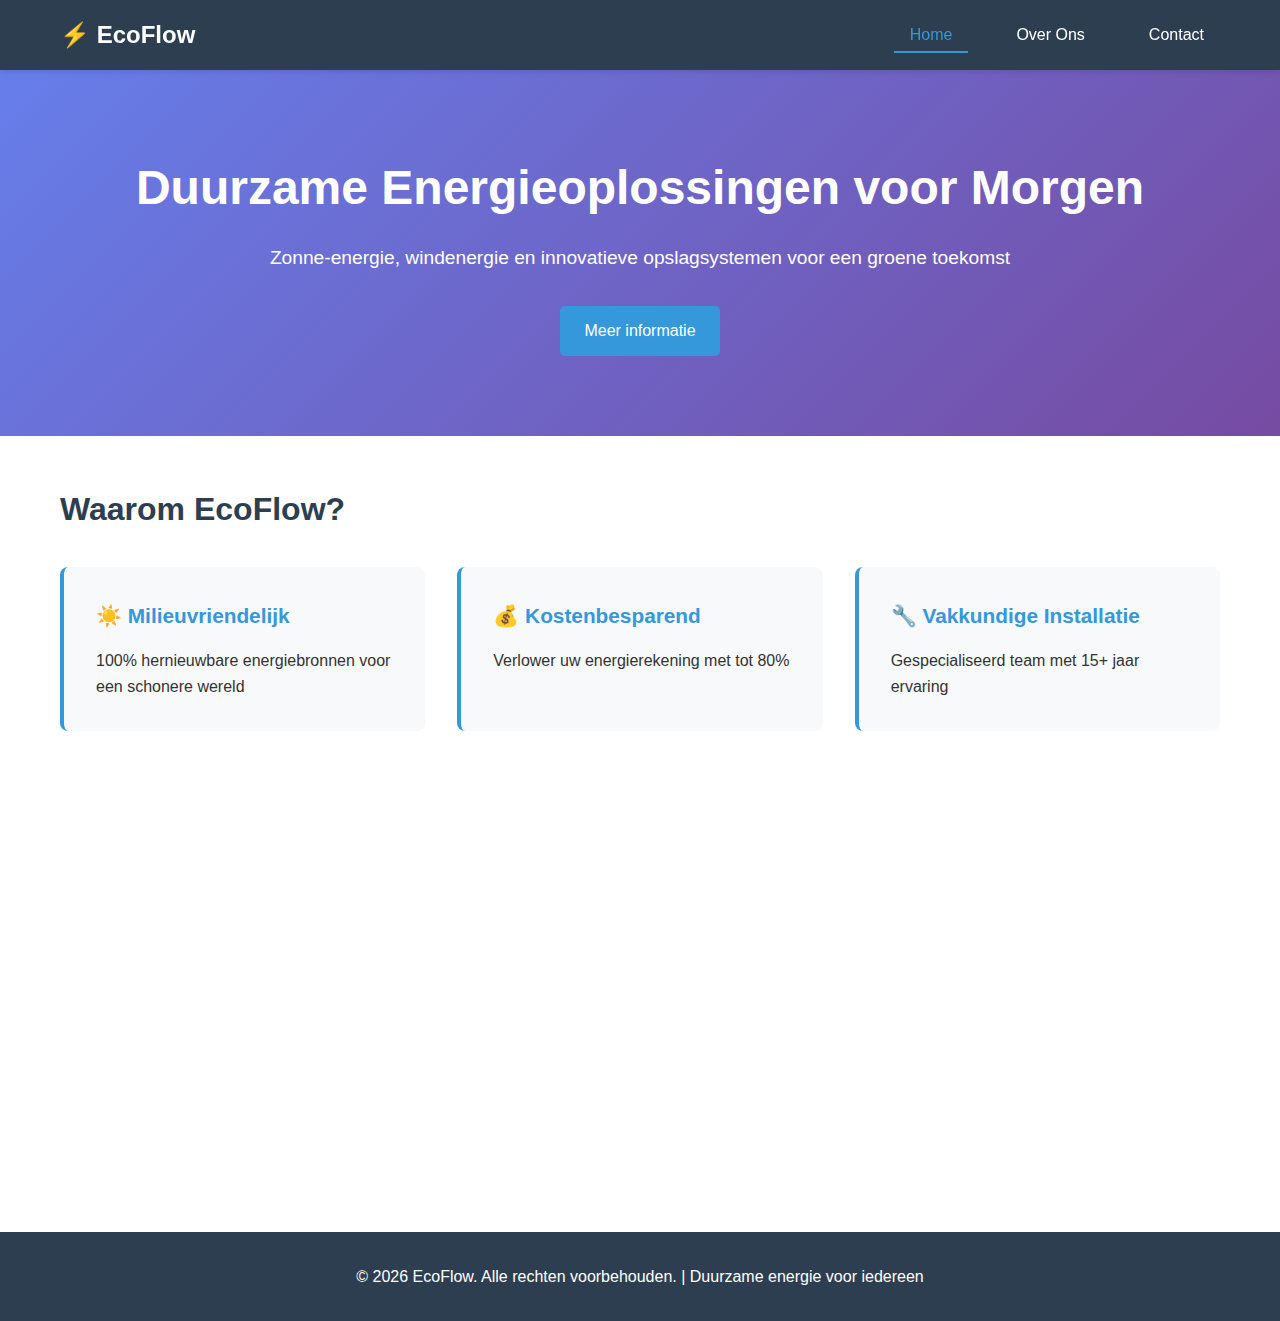
<file: index.html>
<!DOCTYPE html>
<html lang="nl">
<head>
    <meta charset="UTF-8">
    <meta name="viewport" content="width=device-width, initial-scale=1.0">
    <title>Home - EcoFlow</title>
    <link rel="stylesheet" href="style.css">
</head>
<body>
    <nav class="navbar">
        <div class="container">
            <h1 class="logo">⚡ EcoFlow</h1>
            <ul class="nav-links">
                <li><a href="index.html" class="active">Home</a></li>
                <li><a href="about.html">Over Ons</a></li>
                <li><a href="contact.html">Contact</a></li>
            </ul>
        </div>
    </nav>

    <header class="hero">
        <div class="container">
            <h2>Duurzame Energieoplossingen voor Morgen</h2>
            <p>Zonne-energie, windenergie en innovatieve opslagsystemen voor een groene toekomst</p>
            <a href="about.html" class="btn">Meer informatie</a>
        </div>
    </header>

    <main class="container">
        <section class="features">
            <h3>Waarom EcoFlow?</h3>
            <div class="feature-grid">
                <div class="feature-card">
                    <h4>☀️ Milieuvriendelijk</h4>
                    <p>100% hernieuwbare energiebronnen voor een schonere wereld</p>
                </div>
                <div class="feature-card">
                    <h4>💰 Kostenbesparend</h4>
                    <p>Verlower uw energierekening met tot 80%</p>
                </div>
                <div class="feature-card">
                    <h4>🔧 Vakkundige Installatie</h4>
                    <p>Gespecialiseerd team met 15+ jaar ervaring</p>
                </div>
            </div>
        </section>
    </main>

    <footer>
        <div class="container">
            <p>&copy; 2026 EcoFlow. Alle rechten voorbehouden. | Duurzame energie voor iedereen</p>
        </div>
    </footer>
</body>
</html>
</file>
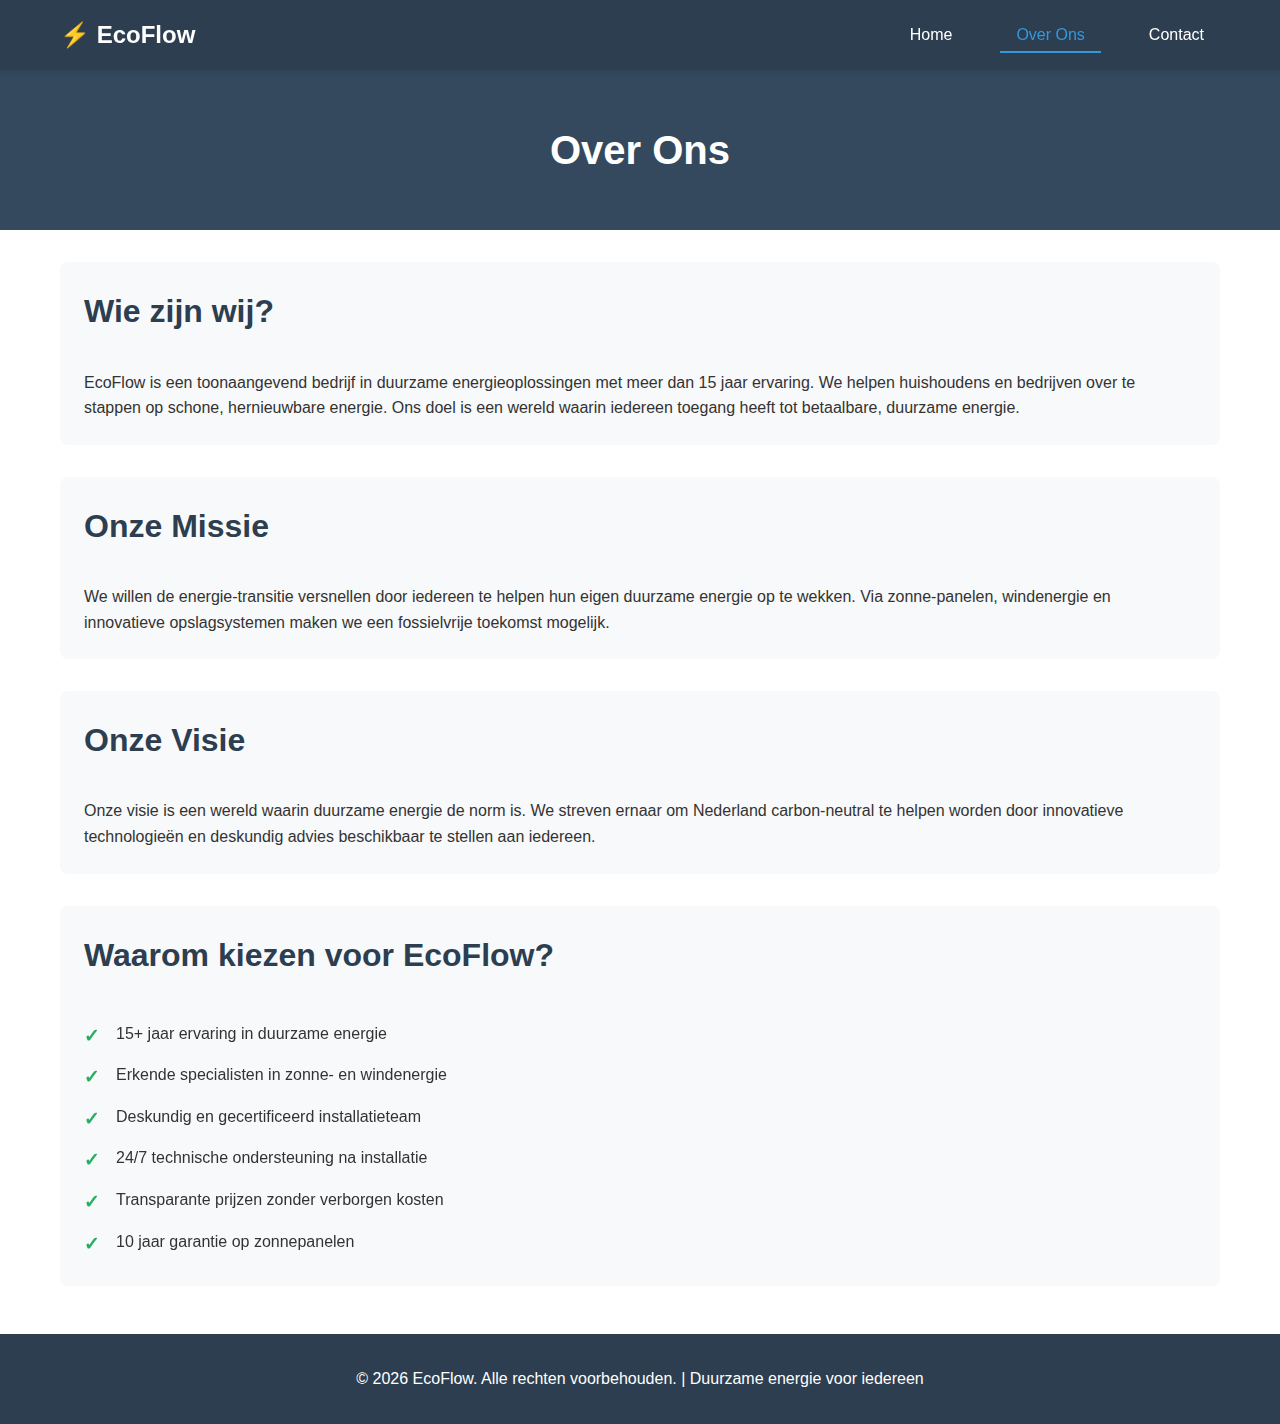
<file: about.html>
<!DOCTYPE html>
<html lang="nl">
<head>
    <meta charset="UTF-8">
    <meta name="viewport" content="width=device-width, initial-scale=1.0">
    <title>Over Ons - EcoFlow</title>
    <link rel="stylesheet" href="style.css">
</head>
<body>
    <nav class="navbar">
        <div class="container">
            <h1 class="logo">⚡ EcoFlow</h1>
            <ul class="nav-links">
                <li><a href="index.html">Home</a></li>
                <li><a href="about.html" class="active">Over Ons</a></li>
                <li><a href="contact.html">Contact</a></li>
            </ul>
        </div>
    </nav>

    <header class="page-header">
        <div class="container">
            <h2>Over Ons</h2>
        </div>
    </header>

    <main class="container">
        <section class="about-section">
            <h3>Wie zijn wij?</h3>
            <p>EcoFlow is een toonaangevend bedrijf in duurzame energieoplossingen met meer dan 15 jaar ervaring. We helpen huishoudens en bedrijven over te stappen op schone, hernieuwbare energie. Ons doel is een wereld waarin iedereen toegang heeft tot betaalbare, duurzame energie.</p>
        </section>

        <section class="about-section">
            <h3>Onze Missie</h3>
            <p>We willen de energie-transitie versnellen door iedereen te helpen hun eigen duurzame energie op te wekken. Via zonne-panelen, windenergie en innovatieve opslagsystemen maken we een fossielvrije toekomst mogelijk.</p>
        </section>

        <section class="about-section">
            <h3>Onze Visie</h3>
            <p>Onze visie is een wereld waarin duurzame energie de norm is. We streven ernaar om Nederland carbon-neutral te helpen worden door innovatieve technologieën en deskundig advies beschikbaar te stellen aan iedereen.</p>
        </section>

        <section class="about-section">
            <h3>Waarom kiezen voor EcoFlow?</h3>
            <ul class="features-list">
                <li>15+ jaar ervaring in duurzame energie</li>
                <li>Erkende specialisten in zonne- en windenergie</li>
                <li>Deskundig en gecertificeerd installatieteam</li>
                <li>24/7 technische ondersteuning na installatie</li>
                <li>Transparante prijzen zonder verborgen kosten</li>
                <li>10 jaar garantie op zonnepanelen</li>
            </ul>
        </section>
    </main>

    <footer>
        <div class="container">
            <p>&copy; 2026 EcoFlow. Alle rechten voorbehouden. | Duurzame energie voor iedereen</p>
        </div>
    </footer>
</body>
</html>
</file>
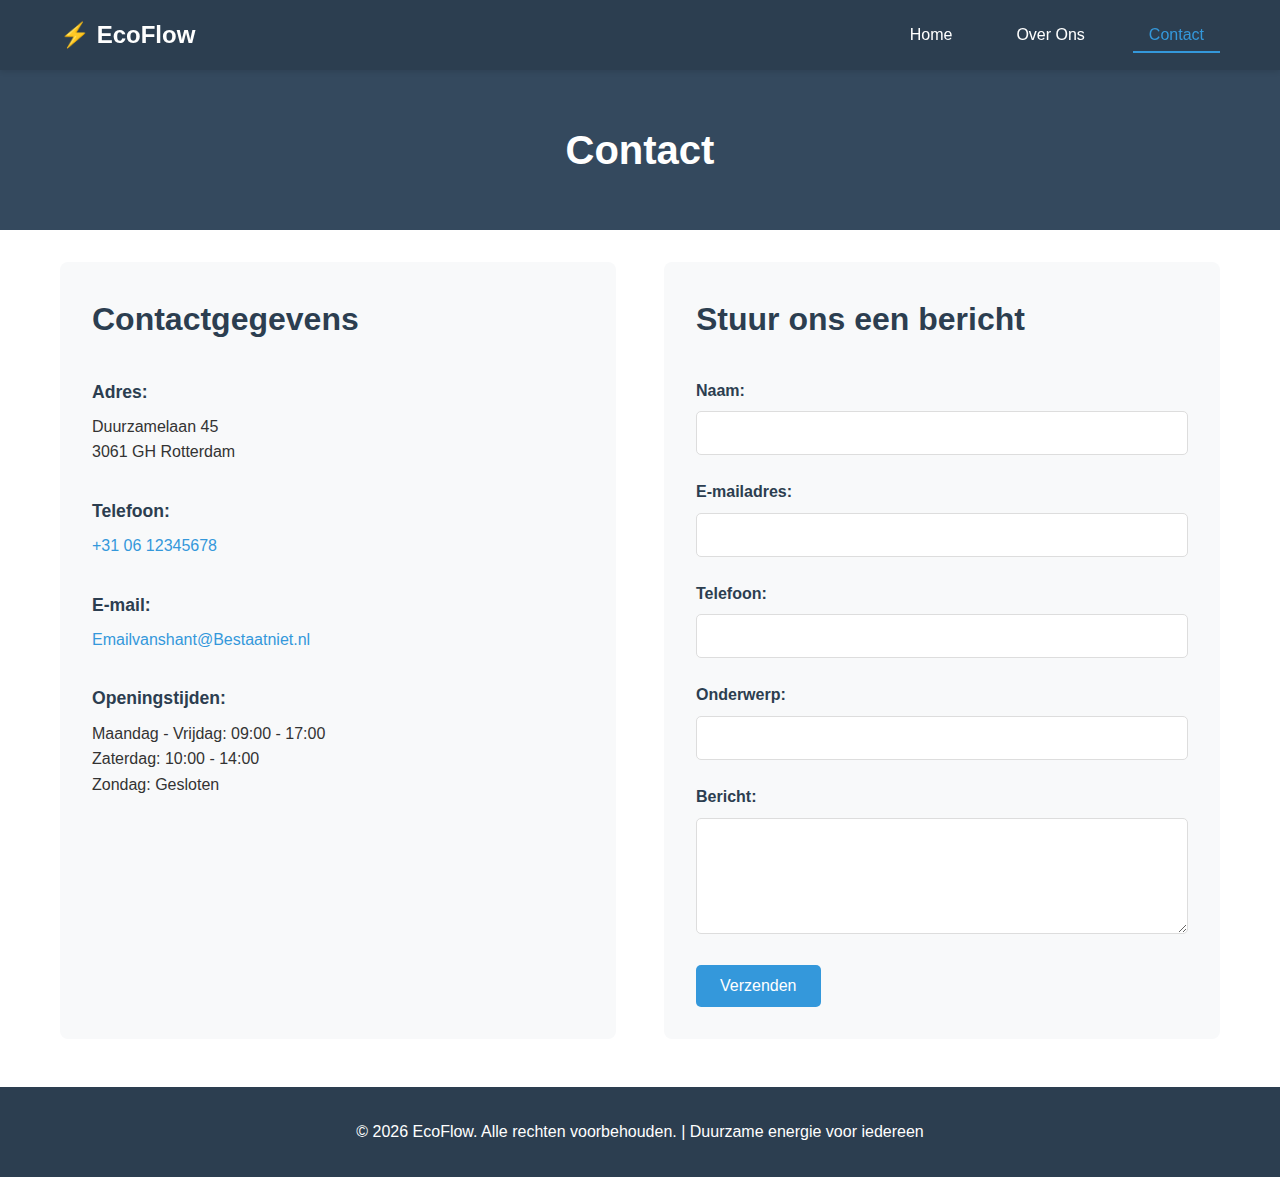
<file: contact.html>
<!DOCTYPE html>
<html lang="nl">
<head>
    <meta charset="UTF-8">
    <meta name="viewport" content="width=device-width, initial-scale=1.0">
    <title>Contact - EcoFlow</title>
    <link rel="stylesheet" href="style.css">
</head>
<body>
    <nav class="navbar">
        <div class="container">
            <h1 class="logo">⚡ EcoFlow</h1>
            <ul class="nav-links">
                <li><a href="index.html">Home</a></li>
                <li><a href="about.html">Over Ons</a></li>
                <li><a href="contact.html" class="active">Contact</a></li>
            </ul>
        </div>
    </nav>

    <header class="page-header">
        <div class="container">
            <h2>Contact</h2>
        </div>
    </header>

    <main class="container">
        <section class="contact-section">
            <div class="contact-info">
                <h3>Contactgegevens</h3>
                <div class="info-item">
                    <strong>Adres:</strong>
                    <p>Duurzamelaan 45<br>3061 GH Rotterdam</p>
                </div>
                <div class="info-item">
                    <strong>Telefoon:</strong>
                    <p><a href="tel:+31612345678">+31 06 12345678</a></p>
                </div>
                <div class="info-item">
                    <strong>E-mail:</strong>
                    <p><a href="mailto:Emailvanshant@Bestaatniet.nl">Emailvanshant@Bestaatniet.nl</a></p>
                </div>
                <div class="info-item">
                    <strong>Openingstijden:</strong>
                    <p>Maandag - Vrijdag: 09:00 - 17:00<br>
                    Zaterdag: 10:00 - 14:00<br>
                    Zondag: Gesloten</p>
                </div>
            </div>

            <form class="contact-form">
                <h3>Stuur ons een bericht</h3>
                <div class="form-group">
                    <label for="name">Naam:</label>
                    <input type="text" id="name" name="name" required>
                </div>
                <div class="form-group">
                    <label for="email">E-mailadres:</label>
                    <input type="email" id="email" name="email" required>
                </div>
                <div class="form-group">
                    <label for="phone">Telefoon:</label>
                    <input type="tel" id="phone" name="phone">
                </div>
                <div class="form-group">
                    <label for="subject">Onderwerp:</label>
                    <input type="text" id="subject" name="subject" required>
                </div>
                <div class="form-group">
                    <label for="message">Bericht:</label>
                    <textarea id="message" name="message" rows="5" required></textarea>
                </div>
                <button type="submit" class="btn">Verzenden</button>
            </form>
        </section>
    </main>

    <footer>
        <div class="container">
            <p>&copy; 2026 EcoFlow. Alle rechten voorbehouden. | Duurzame energie voor iedereen</p>
        </div>
    </footer>
</body>
</html>
</file>
<file: style.css>
* {
    margin: 0;
    padding: 0;
    box-sizing: border-box;
}

body {
    font-family: 'Segoe UI', Tahoma, Geneva, Verdana, sans-serif;
    line-height: 1.6;
    color: #333;
}

.container {
    max-width: 1200px;
    margin: 0 auto;
    padding: 0 20px;
}

.navbar {
    background-color: #2c3e50;
    color: white;
    padding: 1rem 0;
    position: sticky;
    top: 0;
    box-shadow: 0 2px 5px rgba(0, 0, 0, 0.1);
}

.navbar .container {
    display: flex;
    justify-content: space-between;
    align-items: center;
}

.logo {
    font-size: 1.5rem;
    font-weight: bold;
}

.nav-links {
    display: flex;
    list-style: none;
    gap: 2rem;
}

.nav-links a {
    color: white;
    text-decoration: none;
    transition: color 0.3s ease;
    padding: 0.5rem 1rem;
}

.nav-links a:hover,
.nav-links a.active {
    color: #3498db;
    border-bottom: 2px solid #3498db;
}

.hero {
    background: linear-gradient(135deg, #667eea 0%, #764ba2 100%);
    color: white;
    padding: 5rem 0;
    text-align: center;
}

.hero h2 {
    font-size: 3rem;
    margin-bottom: 1rem;
}

.hero p {
    font-size: 1.2rem;
    margin-bottom: 2rem;
}

.btn {
    display: inline-block;
    background-color: #3498db;
    color: white;
    padding: 0.75rem 1.5rem;
    text-decoration: none;
    border: none;
    border-radius: 5px;
    cursor: pointer;
    font-size: 1rem;
    transition: background-color 0.3s ease;
}

.btn:hover {
    background-color: #2980b9;
}

.page-header {
    background-color: #34495e;
    color: white;
    padding: 3rem 0;
    text-align: center;
}

.page-header h2 {
    font-size: 2.5rem;
}

main {
    padding: 3rem 0;
    min-height: calc(100vh - 200px);
}

.features {
    margin: 3rem 0;
}

.features h3,
.about-section h3,
.contact-section h3 {
    font-size: 2rem;
    margin-bottom: 2rem;
    color: #2c3e50;
}

.feature-grid {
    display: grid;
    grid-template-columns: repeat(auto-fit, minmax(250px, 1fr));
    gap: 2rem;
    margin: 2rem 0;
}

.feature-card {
    background: #f8f9fa;
    padding: 2rem;
    border-radius: 8px;
    border-left: 4px solid #3498db;
    transition: transform 0.3s ease;
}

.feature-card:hover {
    transform: translateY(-5px);
    box-shadow: 0 5px 15px rgba(0, 0, 0, 0.1);
}

.feature-card h4 {
    color: #3498db;
    margin-bottom: 1rem;
    font-size: 1.3rem;
}

.about-section {
    margin: 2rem 0;
    padding: 1.5rem;
    background: #f8f9fa;
    border-radius: 8px;
}

.about-section h3 {
    margin-top: 0;
}

.features-list {
    list-style: none;
    margin-top: 1rem;
}

.features-list li {
    padding: 0.5rem 0;
    padding-left: 2rem;
    position: relative;
}

.features-list li:before {
    content: "✓";
    position: absolute;
    left: 0;
    color: #27ae60;
    font-weight: bold;
    font-size: 1.2rem;
}

.contact-section {
    display: grid;
    grid-template-columns: 1fr 1fr;
    gap: 3rem;
    margin: 2rem 0;
}

.contact-info {
    background: #f8f9fa;
    padding: 2rem;
    border-radius: 8px;
}

.info-item {
    margin-bottom: 2rem;
}

.info-item strong {
    color: #2c3e50;
    display: block;
    margin-bottom: 0.5rem;
    font-size: 1.1rem;
}

.info-item a {
    color: #3498db;
    text-decoration: none;
}

.info-item a:hover {
    text-decoration: underline;
}

.contact-form {
    background: #f8f9fa;
    padding: 2rem;
    border-radius: 8px;
}

.form-group {
    margin-bottom: 1.5rem;
}

.form-group label {
    display: block;
    margin-bottom: 0.5rem;
    font-weight: bold;
    color: #2c3e50;
}

.form-group input,
.form-group textarea {
    width: 100%;
    padding: 0.75rem;
    border: 1px solid #ddd;
    border-radius: 5px;
    font-family: inherit;
    font-size: 1rem;
    transition: border-color 0.3s ease;
}

.form-group input:focus,
.form-group textarea:focus {
    outline: none;
    border-color: #3498db;
    box-shadow: 0 0 5px rgba(52, 152, 219, 0.3);
}

footer {
    background-color: #2c3e50;
    color: white;
    text-align: center;
    padding: 2rem 0;
    margin-top: 3rem;
}

@media (max-width: 768px) {
    .nav-links {
        gap: 1rem;
        font-size: 0.9rem;
    }
    
    .hero h2 {
        font-size: 2rem;
    }
    
    .hero p {
        font-size: 1rem;
    }
    
    .contact-section {
        grid-template-columns: 1fr;
    }
    
    .feature-grid {
        grid-template-columns: 1fr;
    }
}
</file>
